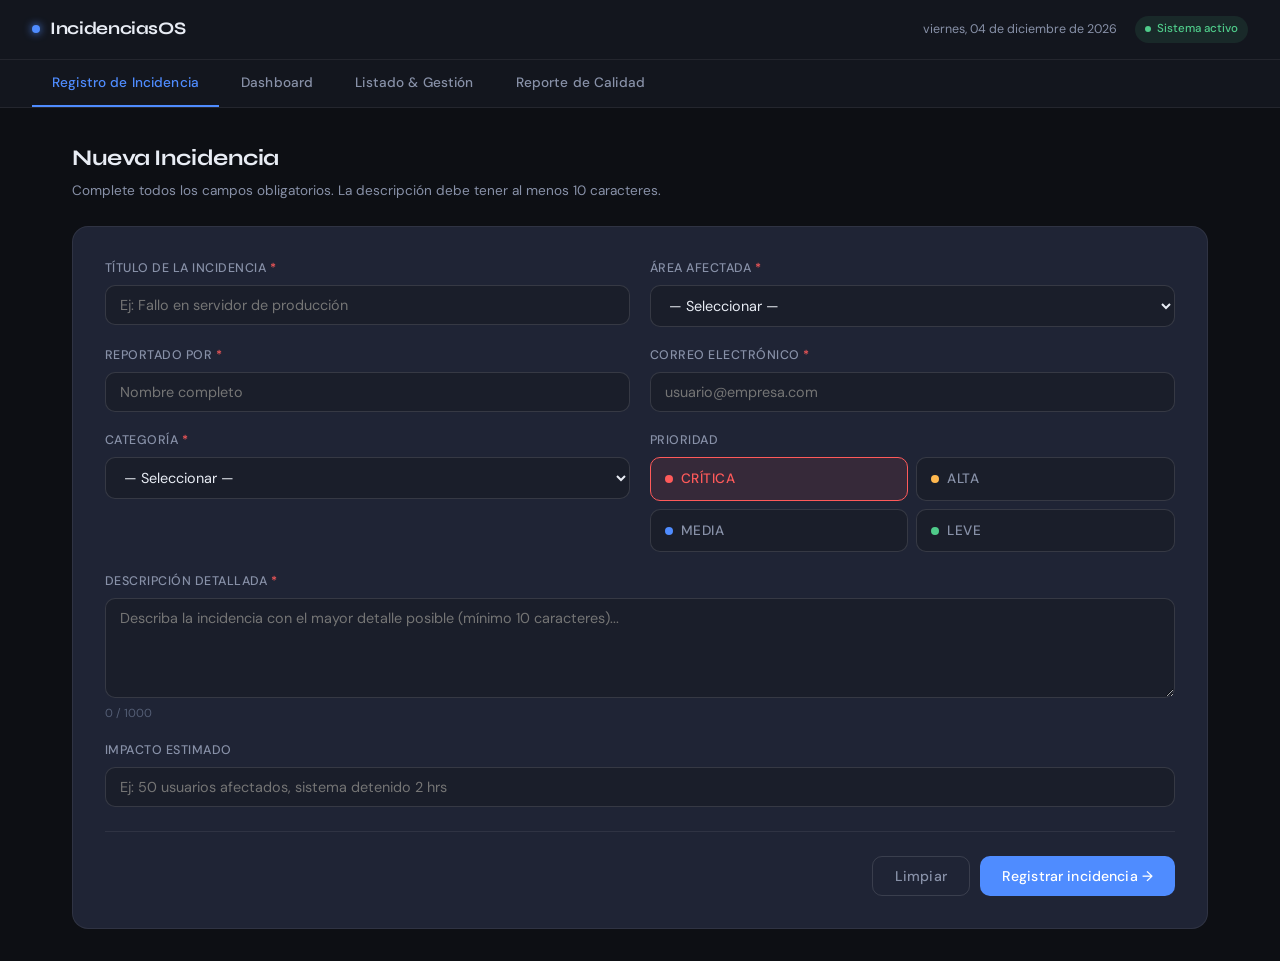
<file: index.html>
<!DOCTYPE html>
<html lang="es">
<head>
<meta charset="UTF-8">
<meta name="viewport" content="width=device-width, initial-scale=1.0">
<title>Sistema de Gestión de Incidencias</title>
<link href="https://fonts.googleapis.com/css2?family=Syne:wght@400;500;600;700;800&family=DM+Sans:ital,opsz,wght@0,9..40,300;0,9..40,400;0,9..40,500;1,9..40,300&display=swap" rel="stylesheet">
<link rel="stylesheet" href="styles.css">
</head>
<body>

<header>
  <div class="logo">
    <div class="logo-dot"></div>
    IncidenciasOS
  </div>
  <div class="header-meta">
    <span id="headerDate"></span>
    <div class="status-badge">
      <div class="pulse"></div>
      Sistema activo
    </div>
  </div>
</header>

<div class="nav-tabs">
  <button class="tab-btn active" onclick="switchTab('registro')">Registro de Incidencia</button>
  <button class="tab-btn" onclick="switchTab('dashboard')">Dashboard</button>
  <button class="tab-btn" onclick="switchTab('listado')">Listado &amp; Gestión</button>
  <button class="tab-btn" onclick="switchTab('reporte')">Reporte de Calidad</button>
</div>

<!-- ─── TAB: REGISTRO ─── -->
<div class="main">
<div id="tab-registro" class="tab-content active">
  <div class="section-header">
    <h2>Nueva Incidencia</h2>
    <p>Complete todos los campos obligatorios. La descripción debe tener al menos 10 caracteres.</p>
  </div>

  <div class="form-card">
    <form id="incidenciaForm" novalidate>
      <div class="form-grid">

        <!-- Título -->
        <div class="form-group">
          <label class="required" for="titulo">Título de la incidencia</label>
          <input type="text" id="titulo" placeholder="Ej: Fallo en servidor de producción" maxlength="80">
          <div class="field-error" id="err-titulo">⚠ Este campo es obligatorio.</div>
        </div>

        <!-- Área -->
        <div class="form-group">
          <label class="required" for="area">Área afectada</label>
          <select id="area">
            <option value="">— Seleccionar —</option>
            <option>Tecnología</option>
            <option>Operaciones</option>
            <option>Recursos Humanos</option>
            <option>Finanzas</option>
            <option>Comercial</option>
            <option>Infraestructura</option>
            <option>Otro</option>
          </select>
          <div class="field-error" id="err-area">⚠ Seleccione un área.</div>
        </div>

        <!-- Reportado por -->
        <div class="form-group">
          <label class="required" for="reportadoPor">Reportado por</label>
          <input type="text" id="reportadoPor" placeholder="Nombre completo">
          <div class="field-error" id="err-reportadoPor">⚠ Ingrese el nombre del responsable.</div>
        </div>

        <!-- Email -->
        <div class="form-group">
          <label class="required" for="email">Correo electrónico</label>
          <input type="email" id="email" placeholder="usuario@empresa.com">
          <div class="field-error" id="err-email">⚠ Ingrese un correo válido.</div>
        </div>

        <!-- Categoría (A / B) -->
        <div class="form-group">
          <label class="required" for="categoria">Categoría</label>
          <select id="categoria">
            <option value="">— Seleccionar —</option>
            <option value="A">Categoría A — Crítica (afecta operación)</option>
            <option value="B">Categoría B — Leve (sugerencia / fallo menor)</option>
          </select>
          <div class="field-error" id="err-categoria">⚠ Seleccione una categoría.</div>
        </div>

        <!-- Prioridad -->
        <div class="form-group">
          <label>Prioridad</label>
          <div class="priority-grid">
            <div>
              <input type="radio" name="prioridad" id="p1" value="Crítica" class="priority-option p-critica" checked>
              <label for="p1" class="priority-label">
                <span class="priority-dot" style="background:var(--critical)"></span>Crítica
              </label>
            </div>
            <div>
              <input type="radio" name="prioridad" id="p2" value="Alta" class="priority-option p-alta">
              <label for="p2" class="priority-label">
                <span class="priority-dot" style="background:var(--pending)"></span>Alta
              </label>
            </div>
            <div>
              <input type="radio" name="prioridad" id="p3" value="Media" class="priority-option p-media">
              <label for="p3" class="priority-label">
                <span class="priority-dot" style="background:var(--accent)"></span>Media
              </label>
            </div>
            <div>
              <input type="radio" name="prioridad" id="p4" value="Leve" class="priority-option p-leve">
              <label for="p4" class="priority-label">
                <span class="priority-dot" style="background:var(--leve)"></span>Leve
              </label>
            </div>
          </div>
        </div>

        <!-- Descripción -->
        <div class="form-group full">
          <label class="required" for="descripcion">Descripción detallada</label>
          <textarea id="descripcion" placeholder="Describa la incidencia con el mayor detalle posible (mínimo 10 caracteres)..." maxlength="1000"></textarea>
          <div style="display:flex; justify-content:space-between; align-items:center;">
            <div class="field-error" id="err-descripcion">⚠ Mínimo 10 caracteres requeridos.</div>
            <div class="char-counter" id="charCount">0 / 1000</div>
          </div>
        </div>

        <!-- Impacto -->
        <div class="form-group full">
          <label for="impacto">Impacto estimado</label>
          <input type="text" id="impacto" placeholder="Ej: 50 usuarios afectados, sistema detenido 2 hrs">
        </div>

      </div><!-- /form-grid -->

      <div class="btn-row">
        <button type="button" class="btn btn-ghost" onclick="resetForm()">Limpiar</button>
        <button type="submit" class="btn btn-primary" id="submitBtn">Registrar incidencia →</button>
      </div>
    </form>
  </div>
</div>

<!-- ─── TAB: DASHBOARD ─── -->
<div id="tab-dashboard" class="tab-content">
  <div class="section-header">
    <h2>Dashboard</h2>
    <p>Métricas en tiempo real · Atributo de Oportunidad</p>
  </div>

  <div class="metrics-grid">
    <div class="metric-card blue">
      <div class="metric-label">Total registradas</div>
      <div class="metric-value" id="m-total" style="color:var(--accent)">0</div>
      <div class="metric-sub">incidencias en sistema</div>
    </div>
    <div class="metric-card red">
      <div class="metric-label">Pendientes hoy</div>
      <div class="metric-value" id="m-pendientes" style="color:var(--critical)">0</div>
      <div class="metric-sub">requieren atención</div>
    </div>
    <div class="metric-card green">
      <div class="metric-label">Resueltas</div>
      <div class="metric-value" id="m-resueltas" style="color:var(--leve)">0</div>
      <div class="metric-sub">completadas</div>
    </div>
    <div class="metric-card amber">
      <div class="metric-label">T. prom. respuesta</div>
      <div class="metric-value" id="m-tiempo" style="color:var(--pending)">—</div>
      <div class="metric-sub">en horas</div>
    </div>
  </div>

  <div class="progress-row">
    <div class="progress-card" style="flex:1.2">
      <h3>Incidencias por estado</h3>
      <div id="estadoBars"></div>
    </div>
    <div class="progress-card" style="flex:1">
      <h3>Por categoría</h3>
      <div id="catBars"></div>
    </div>
    <div class="progress-card" style="flex:1">
      <h3>Por prioridad</h3>
      <div id="prioBars"></div>
    </div>
  </div>

  <div class="table-card">
    <div class="table-header">
      <h3>Incidencias críticas activas</h3>
    </div>
    <table>
      <thead>
        <tr>
          <th>ID</th><th>Título</th><th>Área</th><th>Estado</th><th>Creada</th>
        </tr>
      </thead>
      <tbody id="criticalRows"></tbody>
    </table>
  </div>
</div>

<!-- ─── TAB: LISTADO ─── -->
<div id="tab-listado" class="tab-content">
  <div class="section-header">
    <h2>Listado &amp; Gestión</h2>
    <p>Administre el ciclo de vida de cada incidencia</p>
  </div>

  <div class="table-card">
    <div class="table-header">
      <h3>Todas las incidencias</h3>
      <div class="filter-row">
        <input type="text" class="search-input" id="searchInput" placeholder="Buscar…" oninput="renderListado()">
        <button class="filter-chip active" onclick="setFilter('Todos',this)">Todos</button>
        <button class="filter-chip" onclick="setFilter('Pendiente',this)">Pendientes</button>
        <button class="filter-chip" onclick="setFilter('En proceso',this)">En proceso</button>
        <button class="filter-chip" onclick="setFilter('Resuelto',this)">Resueltos</button>
      </div>
    </div>
    <table>
      <thead>
        <tr>
          <th>ID</th><th>Título</th><th>Categoría</th><th>Prioridad</th><th>Estado</th><th>Fecha</th><th>Acciones</th>
        </tr>
      </thead>
      <tbody id="listadoRows"></tbody>
    </table>
  </div>
</div>

<!-- ─── TAB: REPORTE ─── -->
<div id="tab-reporte" class="tab-content">
  <div class="section-header">
    <h2>Reporte de Calidad</h2>
    <p>Atributos de calidad: exactitud, oportunidad, completitud y relevancia</p>
  </div>

  <div class="report-header">
    <div>
      <div class="report-title">Reporte de Gestión de Incidencias</div>
      <div class="report-meta" id="reportMeta"></div>
    </div>
    <button class="btn btn-primary" id="exportBtn" onclick="exportReport()">⬇ Exportar CSV</button>
  </div>

  <div class="report-grid">
    <div class="report-section">
      <h4>Resumen ejecutivo</h4>
      <div id="reportResumen"></div>
    </div>
    <div class="report-section">
      <h4>Indicadores de calidad</h4>
      <div id="reportCalidad"></div>
    </div>
    <div class="report-section">
      <h4>Distribución por categoría</h4>
      <div id="reportCategoria"></div>
    </div>
    <div class="report-section">
      <h4>Distribución por área</h4>
      <div id="reportArea"></div>
    </div>
  </div>
</div>
</div><!-- /main -->

<!-- ─── MODAL DETALLE ─── -->
<div class="modal-bg" id="modalBg" onclick="closeModal(event)">
  <div class="modal" id="modalContent">
    <h3 id="modalTitle"></h3>
    <div class="detail-grid" id="modalGrid"></div>
    <div class="detail-desc" id="modalDesc"></div>
    <div class="status-change">
      <label class="required">Cambiar estado</label>
      <select id="modalStatus">
        <option>Pendiente</option>
        <option>En proceso</option>
        <option>Resuelto</option>
        <option>Cerrado</option>
      </select>
    </div>
    <div class="btn-row" style="margin-top:0; padding-top:1rem;">
      <button class="btn btn-ghost" onclick="document.getElementById('modalBg').classList.remove('open')">Cancelar</button>
      <button class="btn btn-primary" onclick="saveStatus()">Guardar cambio →</button>
    </div>
  </div>
</div>

<!-- TOAST -->
<div id="toast"></div>

<script src="script.js"></script>
</body>
</html>
</file>
<file: styles.css>
:root {
  --bg: #0d0f14;
  --bg2: #13161e;
  --bg3: #1a1e2a;
  --surface: #1f2435;
  --surface2: #252b3b;
  --border: rgba(255,255,255,0.07);
  --border2: rgba(255,255,255,0.12);
  --accent: #4f8cff;
  --accent2: #3d6ecc;
  --accent-glow: rgba(79,140,255,0.15);
  --critical: #ff5a5a;
  --critical-bg: rgba(255,90,90,0.1);
  --leve: #4fcb8a;
  --leve-bg: rgba(79,203,138,0.1);
  --pending: #ffb84f;
  --pending-bg: rgba(255,184,79,0.1);
  --text: #e8ecf4;
  --text2: #8891a8;
  --text3: #545e75;
  --radius: 10px;
  --radius-lg: 16px;
  --font: 'DM Sans', sans-serif;
  --font-display: 'Syne', sans-serif;
}

* { box-sizing: border-box; margin: 0; padding: 0; }

body {
  font-family: var(--font);
  background: var(--bg);
  color: var(--text);
  min-height: 100vh;
  line-height: 1.6;
}

/* ── HEADER ── */
header {
  background: var(--bg2);
  border-bottom: 1px solid var(--border);
  padding: 0 2rem;
  display: flex;
  align-items: center;
  justify-content: space-between;
  height: 60px;
  position: sticky;
  top: 0;
  z-index: 100;
}

.logo {
  font-family: var(--font-display);
  font-size: 1.1rem;
  font-weight: 700;
  letter-spacing: -0.02em;
  display: flex;
  align-items: center;
  gap: 10px;
}

.logo-dot {
  width: 8px; height: 8px;
  border-radius: 50%;
  background: var(--accent);
  box-shadow: 0 0 8px var(--accent);
}

.header-meta {
  font-size: 0.78rem;
  color: var(--text2);
  display: flex;
  align-items: center;
  gap: 18px;
}

.status-badge {
  display: flex;
  align-items: center;
  gap: 6px;
  padding: 4px 10px;
  border-radius: 20px;
  background: var(--leve-bg);
  color: var(--leve);
  font-size: 0.72rem;
  font-weight: 500;
}

.pulse {
  width: 6px; height: 6px;
  border-radius: 50%;
  background: var(--leve);
  animation: pulse 2s infinite;
}

@keyframes pulse {
  0%, 100% { opacity: 1; transform: scale(1); }
  50% { opacity: 0.5; transform: scale(1.3); }
}

/* ── NAV TABS ── */
.nav-tabs {
  display: flex;
  gap: 2px;
  background: var(--bg2);
  border-bottom: 1px solid var(--border);
  padding: 0 2rem;
}

.tab-btn {
  padding: 14px 20px;
  border: none;
  background: none;
  color: var(--text2);
  font-family: var(--font);
  font-size: 0.85rem;
  font-weight: 500;
  cursor: pointer;
  border-bottom: 2px solid transparent;
  transition: all 0.2s;
  letter-spacing: 0.01em;
}

.tab-btn:hover { color: var(--text); }

.tab-btn.active {
  color: var(--accent);
  border-bottom-color: var(--accent);
}

/* ── LAYOUT ── */
.main {
  max-width: 1200px;
  margin: 0 auto;
  padding: 2rem;
}

.tab-content { display: none; }
.tab-content.active { display: block; animation: fadeIn 0.3s ease; }

@keyframes fadeIn { from { opacity: 0; transform: translateY(6px); } to { opacity: 1; transform: translateY(0); } }

/* ── SECTION TITLE ── */
.section-header {
  margin-bottom: 1.5rem;
}

.section-header h2 {
  font-family: var(--font-display);
  font-size: 1.4rem;
  font-weight: 700;
  letter-spacing: -0.02em;
  color: var(--text);
  margin-bottom: 4px;
}

.section-header p {
  font-size: 0.85rem;
  color: var(--text2);
}

/* ── FORM ── */
.form-card {
  background: var(--surface);
  border: 1px solid var(--border);
  border-radius: var(--radius-lg);
  padding: 2rem;
}

.form-grid {
  display: grid;
  grid-template-columns: 1fr 1fr;
  gap: 1.2rem;
}

.form-group {
  display: flex;
  flex-direction: column;
  gap: 6px;
}

.form-group.full { grid-column: 1 / -1; }

label {
  font-size: 0.78rem;
  font-weight: 500;
  color: var(--text2);
  letter-spacing: 0.04em;
  text-transform: uppercase;
}

.required::after {
  content: ' *';
  color: var(--critical);
}

input, select, textarea {
  background: var(--bg3);
  border: 1px solid var(--border2);
  border-radius: var(--radius);
  padding: 10px 14px;
  color: var(--text);
  font-family: var(--font);
  font-size: 0.9rem;
  transition: border-color 0.2s, box-shadow 0.2s;
  outline: none;
  width: 100%;
}

input:focus, select:focus, textarea:focus {
  border-color: var(--accent);
  box-shadow: 0 0 0 3px var(--accent-glow);
}

input.error, select.error, textarea.error {
  border-color: var(--critical);
  box-shadow: 0 0 0 3px rgba(255,90,90,0.1);
}

input.valid, select.valid, textarea.valid {
  border-color: var(--leve);
}

select option { background: var(--bg3); }
textarea { resize: vertical; min-height: 100px; }

.field-error {
  font-size: 0.75rem;
  color: var(--critical);
  display: none;
  align-items: center;
  gap: 4px;
}

.field-error.show { display: flex; }

.char-counter {
  font-size: 0.73rem;
  color: var(--text3);
  text-align: right;
  transition: color 0.2s;
}

.char-counter.ok { color: var(--leve); }
.char-counter.warn { color: var(--pending); }

/* Priority selector */
.priority-grid {
  display: grid;
  grid-template-columns: 1fr 1fr;
  gap: 8px;
}

.priority-option {
  display: none;
}

.priority-label {
  display: flex;
  align-items: center;
  gap: 8px;
  padding: 10px 14px;
  border-radius: var(--radius);
  border: 1px solid var(--border2);
  background: var(--bg3);
  cursor: pointer;
  transition: all 0.2s;
  font-size: 0.85rem;
  color: var(--text2);
}

.priority-label:hover {
  border-color: var(--border2);
  color: var(--text);
}

.priority-dot {
  width: 8px; height: 8px;
  border-radius: 50%;
  flex-shrink: 0;
}

.priority-option:checked + .priority-label {
  border-color: currentColor;
}

.p-critica:checked + .priority-label { background: var(--critical-bg); color: var(--critical); border-color: var(--critical); }
.p-alta:checked + .priority-label { background: rgba(255,184,79,0.1); color: var(--pending); border-color: var(--pending); }
.p-media:checked + .priority-label { background: rgba(79,140,255,0.1); color: var(--accent); border-color: var(--accent); }
.p-leve:checked + .priority-label { background: var(--leve-bg); color: var(--leve); border-color: var(--leve); }

/* Buttons */
.btn-row {
  display: flex;
  gap: 10px;
  justify-content: flex-end;
  margin-top: 1.5rem;
  padding-top: 1.5rem;
  border-top: 1px solid var(--border);
}

.btn {
  padding: 10px 22px;
  border-radius: var(--radius);
  font-family: var(--font);
  font-size: 0.88rem;
  font-weight: 500;
  cursor: pointer;
  border: none;
  transition: all 0.2s;
  letter-spacing: 0.01em;
}

.btn-ghost {
  background: none;
  border: 1px solid var(--border2);
  color: var(--text2);
}

.btn-ghost:hover { border-color: var(--border2); color: var(--text); background: var(--surface2); }

.btn-primary {
  background: var(--accent);
  color: #fff;
}

.btn-primary:hover { background: var(--accent2); transform: translateY(-1px); }
.btn-primary:active { transform: translateY(0); }
.btn-primary:disabled { opacity: 0.5; cursor: not-allowed; transform: none; }

/* ── TOAST ── */
#toast {
  position: fixed;
  bottom: 24px;
  right: 24px;
  background: var(--surface);
  border: 1px solid var(--border2);
  border-radius: var(--radius);
  padding: 14px 18px;
  font-size: 0.88rem;
  color: var(--text);
  z-index: 999;
  opacity: 0;
  transform: translateY(10px);
  transition: all 0.3s;
  max-width: 320px;
  display: flex;
  align-items: center;
  gap: 10px;
}

#toast.show { opacity: 1; transform: translateY(0); }
#toast.toast-success { border-color: var(--leve); }
#toast.toast-error { border-color: var(--critical); }

/* ── DASHBOARD ── */
.metrics-grid {
  display: grid;
  grid-template-columns: repeat(4, 1fr);
  gap: 1rem;
  margin-bottom: 2rem;
}

.metric-card {
  background: var(--surface);
  border: 1px solid var(--border);
  border-radius: var(--radius-lg);
  padding: 1.2rem 1.4rem;
  position: relative;
  overflow: hidden;
}

.metric-card::before {
  content: '';
  position: absolute;
  top: 0; left: 0;
  right: 0;
  height: 3px;
  border-radius: var(--radius-lg) var(--radius-lg) 0 0;
}

.metric-card.blue::before { background: var(--accent); }
.metric-card.red::before { background: var(--critical); }
.metric-card.green::before { background: var(--leve); }
.metric-card.amber::before { background: var(--pending); }

.metric-label {
  font-size: 0.73rem;
  font-weight: 500;
  color: var(--text2);
  text-transform: uppercase;
  letter-spacing: 0.06em;
  margin-bottom: 8px;
}

.metric-value {
  font-family: var(--font-display);
  font-size: 2rem;
  font-weight: 700;
  letter-spacing: -0.03em;
  line-height: 1;
  margin-bottom: 6px;
}

.metric-sub {
  font-size: 0.75rem;
  color: var(--text3);
}

/* Progress bar */
.progress-row {
  display: flex;
  gap: 1rem;
  margin-bottom: 2rem;
}

.progress-card {
  flex: 1;
  background: var(--surface);
  border: 1px solid var(--border);
  border-radius: var(--radius-lg);
  padding: 1.4rem;
}

.progress-card h3 {
  font-family: var(--font-display);
  font-size: 0.92rem;
  font-weight: 600;
  margin-bottom: 1rem;
  color: var(--text);
}

.bar-item {
  display: flex;
  align-items: center;
  gap: 10px;
  margin-bottom: 12px;
}

.bar-label {
  font-size: 0.8rem;
  color: var(--text2);
  width: 80px;
  flex-shrink: 0;
}

.bar-track {
  flex: 1;
  height: 6px;
  background: var(--bg3);
  border-radius: 3px;
  overflow: hidden;
}

.bar-fill {
  height: 100%;
  border-radius: 3px;
  transition: width 1s ease;
}

.bar-count {
  font-size: 0.78rem;
  font-weight: 500;
  color: var(--text);
  width: 24px;
  text-align: right;
}

/* ── TABLE ── */
.table-card {
  background: var(--surface);
  border: 1px solid var(--border);
  border-radius: var(--radius-lg);
  overflow: hidden;
}

.table-header {
  display: flex;
  align-items: center;
  justify-content: space-between;
  padding: 1.2rem 1.4rem;
  border-bottom: 1px solid var(--border);
}

.table-header h3 {
  font-family: var(--font-display);
  font-size: 0.95rem;
  font-weight: 600;
}

.filter-row {
  display: flex;
  gap: 8px;
  align-items: center;
}

.filter-chip {
  padding: 5px 12px;
  border-radius: 20px;
  border: 1px solid var(--border2);
  background: none;
  color: var(--text2);
  font-family: var(--font);
  font-size: 0.76rem;
  cursor: pointer;
  transition: all 0.2s;
}

.filter-chip:hover, .filter-chip.active {
  background: var(--accent-glow);
  border-color: var(--accent);
  color: var(--accent);
}

.search-input {
  padding: 6px 12px;
  border-radius: 20px;
  width: 180px;
  font-size: 0.82rem;
}

table {
  width: 100%;
  border-collapse: collapse;
  font-size: 0.84rem;
}

th {
  text-align: left;
  padding: 10px 16px;
  font-size: 0.72rem;
  font-weight: 500;
  color: var(--text3);
  text-transform: uppercase;
  letter-spacing: 0.05em;
  border-bottom: 1px solid var(--border);
  background: var(--bg2);
}

td {
  padding: 12px 16px;
  border-bottom: 1px solid var(--border);
  color: var(--text2);
  vertical-align: middle;
}

tr:last-child td { border-bottom: none; }
tr:hover td { background: var(--surface2); }

.td-id {
  font-family: 'DM Mono', monospace;
  font-size: 0.78rem;
  color: var(--text3);
}

.td-title { color: var(--text); font-weight: 500; }

.badge {
  display: inline-flex;
  align-items: center;
  gap: 4px;
  padding: 3px 9px;
  border-radius: 20px;
  font-size: 0.72rem;
  font-weight: 500;
}

.badge-critica { background: var(--critical-bg); color: var(--critical); }
.badge-leve    { background: var(--leve-bg);    color: var(--leve);    }
.badge-alta    { background: var(--pending-bg); color: var(--pending); }
.badge-media   { background: var(--accent-glow); color: var(--accent); }

.badge-pendiente  { background: var(--pending-bg);  color: var(--pending);  }
.badge-proceso    { background: var(--accent-glow); color: var(--accent);   }
.badge-resuelto   { background: var(--leve-bg);     color: var(--leve);     }
.badge-cerrado    { background: rgba(100,100,120,0.15); color: var(--text3); }

.action-btn {
  padding: 4px 10px;
  border-radius: 6px;
  border: 1px solid var(--border2);
  background: none;
  color: var(--text2);
  font-size: 0.76rem;
  cursor: pointer;
  font-family: var(--font);
  transition: all 0.2s;
}

.action-btn:hover { background: var(--surface2); color: var(--text); }
.action-btn.resolve:hover { border-color: var(--leve); color: var(--leve); }
.action-btn.delete:hover { border-color: var(--critical); color: var(--critical); }

.empty-state {
  text-align: center;
  padding: 3rem 1rem;
  color: var(--text3);
  font-size: 0.88rem;
}

/* ── MODAL ── */
.modal-bg {
  position: fixed;
  inset: 0;
  background: rgba(0,0,0,0.65);
  z-index: 200;
  display: none;
  align-items: center;
  justify-content: center;
  backdrop-filter: blur(4px);
}

.modal-bg.open { display: flex; }

.modal {
  background: var(--surface);
  border: 1px solid var(--border2);
  border-radius: var(--radius-lg);
  padding: 2rem;
  width: 500px;
  max-width: 95vw;
  animation: slideUp 0.25s ease;
}

@keyframes slideUp { from { opacity: 0; transform: translateY(20px); } to { opacity: 1; transform: translateY(0); } }

.modal h3 {
  font-family: var(--font-display);
  font-size: 1.1rem;
  font-weight: 700;
  margin-bottom: 1.2rem;
}

.detail-grid {
  display: grid;
  grid-template-columns: 1fr 1fr;
  gap: 12px;
  margin-bottom: 1.2rem;
}

.detail-item label {
  font-size: 0.72rem;
  text-transform: uppercase;
  letter-spacing: 0.06em;
  color: var(--text3);
  display: block;
  margin-bottom: 3px;
}

.detail-item span {
  font-size: 0.88rem;
  color: var(--text);
}

.detail-desc {
  background: var(--bg3);
  border: 1px solid var(--border);
  border-radius: var(--radius);
  padding: 12px 14px;
  font-size: 0.85rem;
  color: var(--text2);
  margin-bottom: 1rem;
  line-height: 1.6;
}

.status-change {
  margin-bottom: 1.2rem;
}

.status-change label {
  display: block;
  margin-bottom: 6px;
}

/* ── REPORT ── */
.report-header {
  background: var(--surface);
  border: 1px solid var(--border);
  border-radius: var(--radius-lg);
  padding: 1.5rem 1.8rem;
  margin-bottom: 1.5rem;
  display: flex;
  align-items: center;
  justify-content: space-between;
}

.report-title {
  font-family: var(--font-display);
  font-size: 1.1rem;
  font-weight: 700;
  letter-spacing: -0.01em;
}

.report-meta {
  font-size: 0.8rem;
  color: var(--text2);
  margin-top: 3px;
}

.report-grid {
  display: grid;
  grid-template-columns: 1fr 1fr;
  gap: 1rem;
  margin-bottom: 1.5rem;
}

.report-section {
  background: var(--surface);
  border: 1px solid var(--border);
  border-radius: var(--radius-lg);
  padding: 1.4rem;
}

.report-section h4 {
  font-family: var(--font-display);
  font-size: 0.9rem;
  font-weight: 600;
  margin-bottom: 1rem;
  color: var(--text);
  padding-bottom: 10px;
  border-bottom: 1px solid var(--border);
}

.report-row {
  display: flex;
  justify-content: space-between;
  align-items: center;
  padding: 7px 0;
  border-bottom: 1px solid var(--border);
  font-size: 0.84rem;
}

.report-row:last-child { border-bottom: none; }
.report-row span:first-child { color: var(--text2); }
.report-row span:last-child { font-weight: 500; color: var(--text); }

#exportBtn {
  display: flex;
  align-items: center;
  gap: 6px;
}

/* ── RESPONSIVE ── */
@media (max-width: 768px) {
  .form-grid { grid-template-columns: 1fr; }
  .metrics-grid { grid-template-columns: 1fr 1fr; }
  .progress-row { flex-direction: column; }
  .report-grid { grid-template-columns: 1fr; }
  .main { padding: 1rem; }
}

@media (max-width: 500px) {
  .metrics-grid { grid-template-columns: 1fr; }
  header { padding: 0 1rem; }
  .nav-tabs { padding: 0 0.5rem; overflow-x: auto; }
  .tab-btn { white-space: nowrap; }
}
</file>
